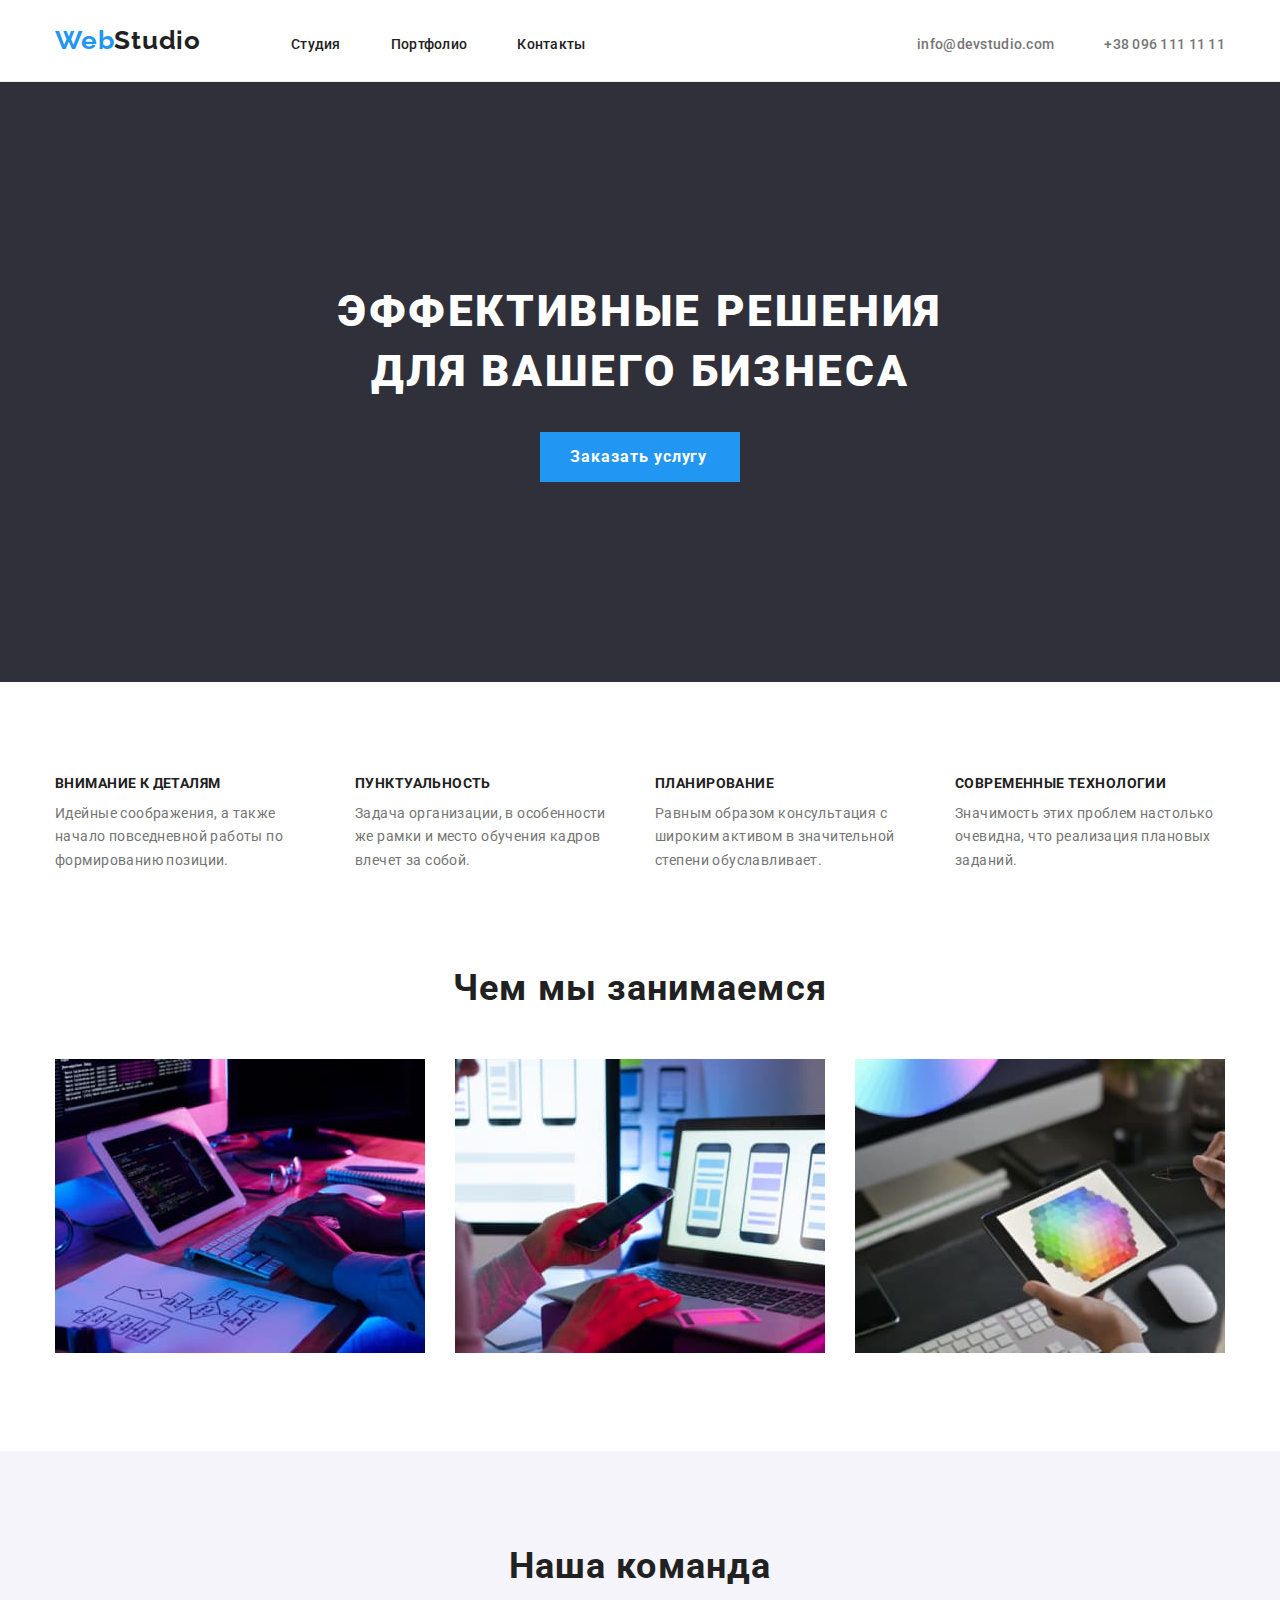
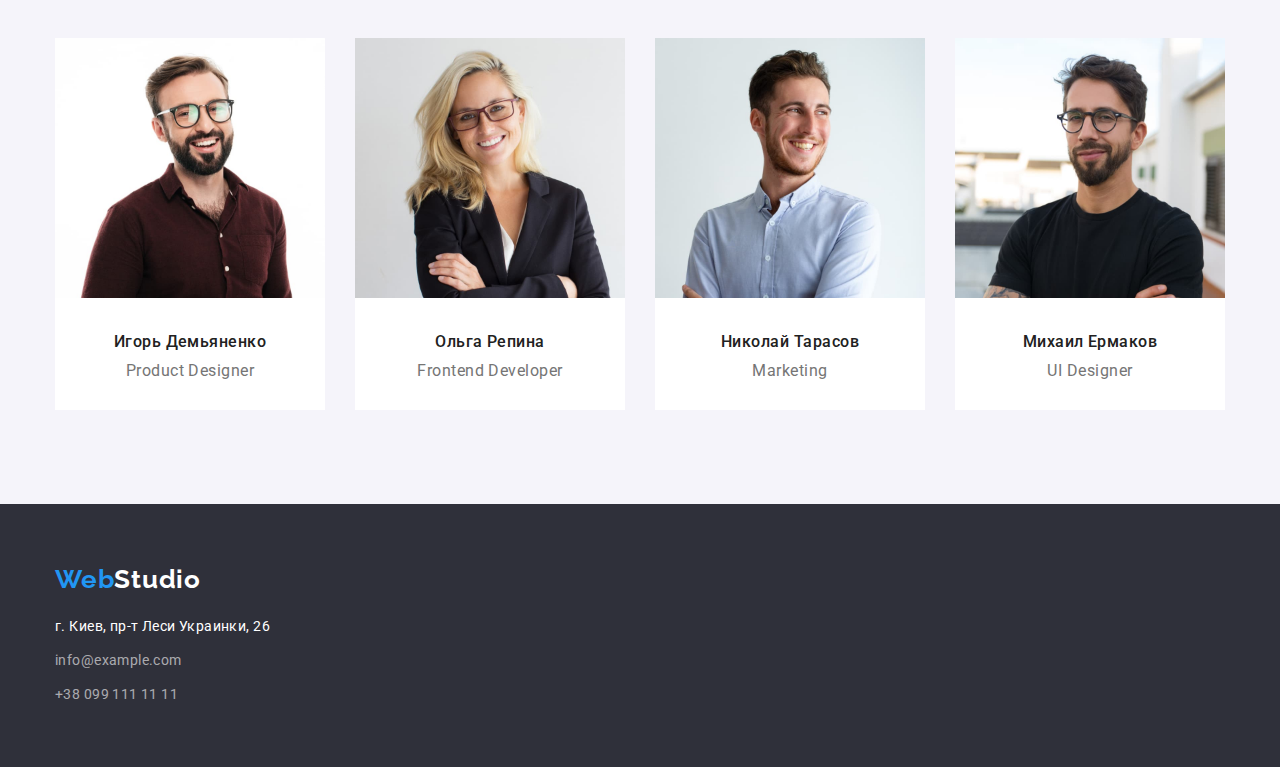
<file: index.html>
<!DOCTYPE html>
<html lang="ru">

<head>
    <meta charset="UTF-8">
    <meta http-equiv="X-UA-Compatible" content="IE=edge">
    <meta name="viewport" content="width=device-width, initial-scale=1.0">
    <!-- normalize link -->
    <link rel="stylesheet" href="https://cdnjs.cloudflare.com/ajax/libs/modern-normalize/1.0.0/modern-normalize.min.css"/>
    <!-- font family link -->
    <link rel="preconnect" href="https://fonts.googleapis.com">
    <link rel="preconnect" href="https://fonts.gstatic.com" crossorigin>
    <link href="https://fonts.googleapis.com/css2?family=Raleway:wght@700&family=Roboto:wght@400;500;700;900&display=swap" rel="stylesheet">
    <!-- css style link -->
    <link rel="stylesheet" href="./css/style.css">
    <title>WebStudio</title>
</head>

<body>
    <!-- Header -->
    <header class="header">
        <div class="container">
            <a id="logo" href="" lang="en"><span>Web</span>Studio</a>
            <!-- Navigation -->
            <nav>
                <ul class="nostyle-ul header-nav header-links">
                    <li>
                        <a href="./index.html">Студия</a>
                    </li>
                    <li>
                        <a href="./portfolio.html">Портфолио</a>
                    </li>
                    <li>
                        <a href="">Контакты</a>
                    </li>
                </ul>
            </nav>
            <!-- Contact Info -->
            <ul class="nostyle-ul header-contacts header-links">
                <li>
                    <a href="mailto:info@devstudio.com" target="_blank" rel="noopener noreferrer">info@devstudio.com</a>
                </li>
                <li>
                    <a href="tel:+380961111111">+38 096 111 11 11</a>
                </li>
            </ul>
        </div>
    </header>

    <!-- Main -->
    <main>
        <!-- Hero -->
        <section class="hero">
            <div class="container">
                <h1>Эффективные решения для вашего бизнеса</h1>
                <button type="button">Заказать услугу</button>
            </div>
        </section>
        <!-- Strength -->
        <section class="strength">
            <div class="container">
                <h2 hidden>Strength</h2>
                <ul class="nostyle-ul">
                    <li>
                        <h3>Внимание к деталям</h3>
                        <p>Идейные соображения, а также начало повседневной работы по формированию позиции.</p>
                    </li>
                    <li>
                        <h3>Пунктуальность</h3>
                        <p>Задача организации, в особенности же рамки и место обучения кадров влечет за собой.</p>
                    </li>
                    <li>
                        <h3>Планирование</h3>
                        <p>Равным образом консультация с широким активом в значительной степени обуславливает.</p>
                    </li>
                    <li>
                        <h3>Современные технологии</h3>
                        <p>Значимость этих проблем настолько очевидна, что реализация плановых заданий.</p>
                    </li>
                </ul>
            </div>
        </section>
        <!-- About -->
        <section class="about">
            <div class="container">
                <h2>Чем мы занимаемся</h2>
                <ul class="nostyle-ul">
                    <li>
                        <img src="./img/about/pc.jpg" alt="pc" width="370" height="294">
                    </li>
                    <li>
                        <img src="./img/about/phone.jpg" alt="phone" width="370" height="294">
                    </li>
                    <li>
                        <img src="./img/about/tablet.jpg" alt="tablet" width="370" height="294">
                    </li>
                </ul>
            </div>
        </section>
        <!-- Team -->
        <section class="team">
            <div class="container">
                <h2>Наша команда</h2>
                <ul class="nostyle-ul">
                    <li>
                        <img src="./img/team/product_designer.jpg" alt="Product Designe" width="270" height="260">
                        <h3>Игорь Демьяненко</h3>
                        <p lang="en">Product Designer</p>
                    </li>
                    <li>
                        <img src="./img/team/frontend_developer.jpg" alt="Frontend Developer" width="270" height="260">
                        <h3>Ольга Репина</h3>
                        <p lang="en">Frontend Developer</p>
                    </li>
                    <li>
                        <img src="./img/team/marketing.jpg" alt="Marketing" width="270" height="260">
                        <h3>Николай Тарасов</h3>
                        <p lang="en">Marketing</p>
                    </li>
                    <li>
                        <img src="./img/team/ui_designer.jpg" alt="UI Designer" width="270" height="260">
                        <h3>Михаил Ермаков</h3>
                        <p lang="en">UI Designer</p>
                    </li>
                </ul>
            </div>
        </section>
    </main>
    <!-- Footer -->
    <footer class="footer">
        <div class="container">
            <a id="logo" href="" lang="ea"><span>Web</span>Studio</a>
            <address class="address">
                <ul class="nostyle-ul">
                    <li>
                        <a class="address-location" href="https://goo.gl/maps/qdQRPe8Dp2wHUqhv6" target="_blank" rel="noopener noreferrer">г. Киев, пр-т Леси Украинки, 26</a>
                    </li>
                    <li>
                        <a class="address-contacts" href="mailto:info@example.com">info@example.com</a>
                    </li>
                    <li>
                        <a class="address-contacts" href="tel:+380991111111">+38 099 111 11 11</a>
                    </li>
                </ul>
            </address>
        </div>
    </footer>
</body>

</html>
</file>
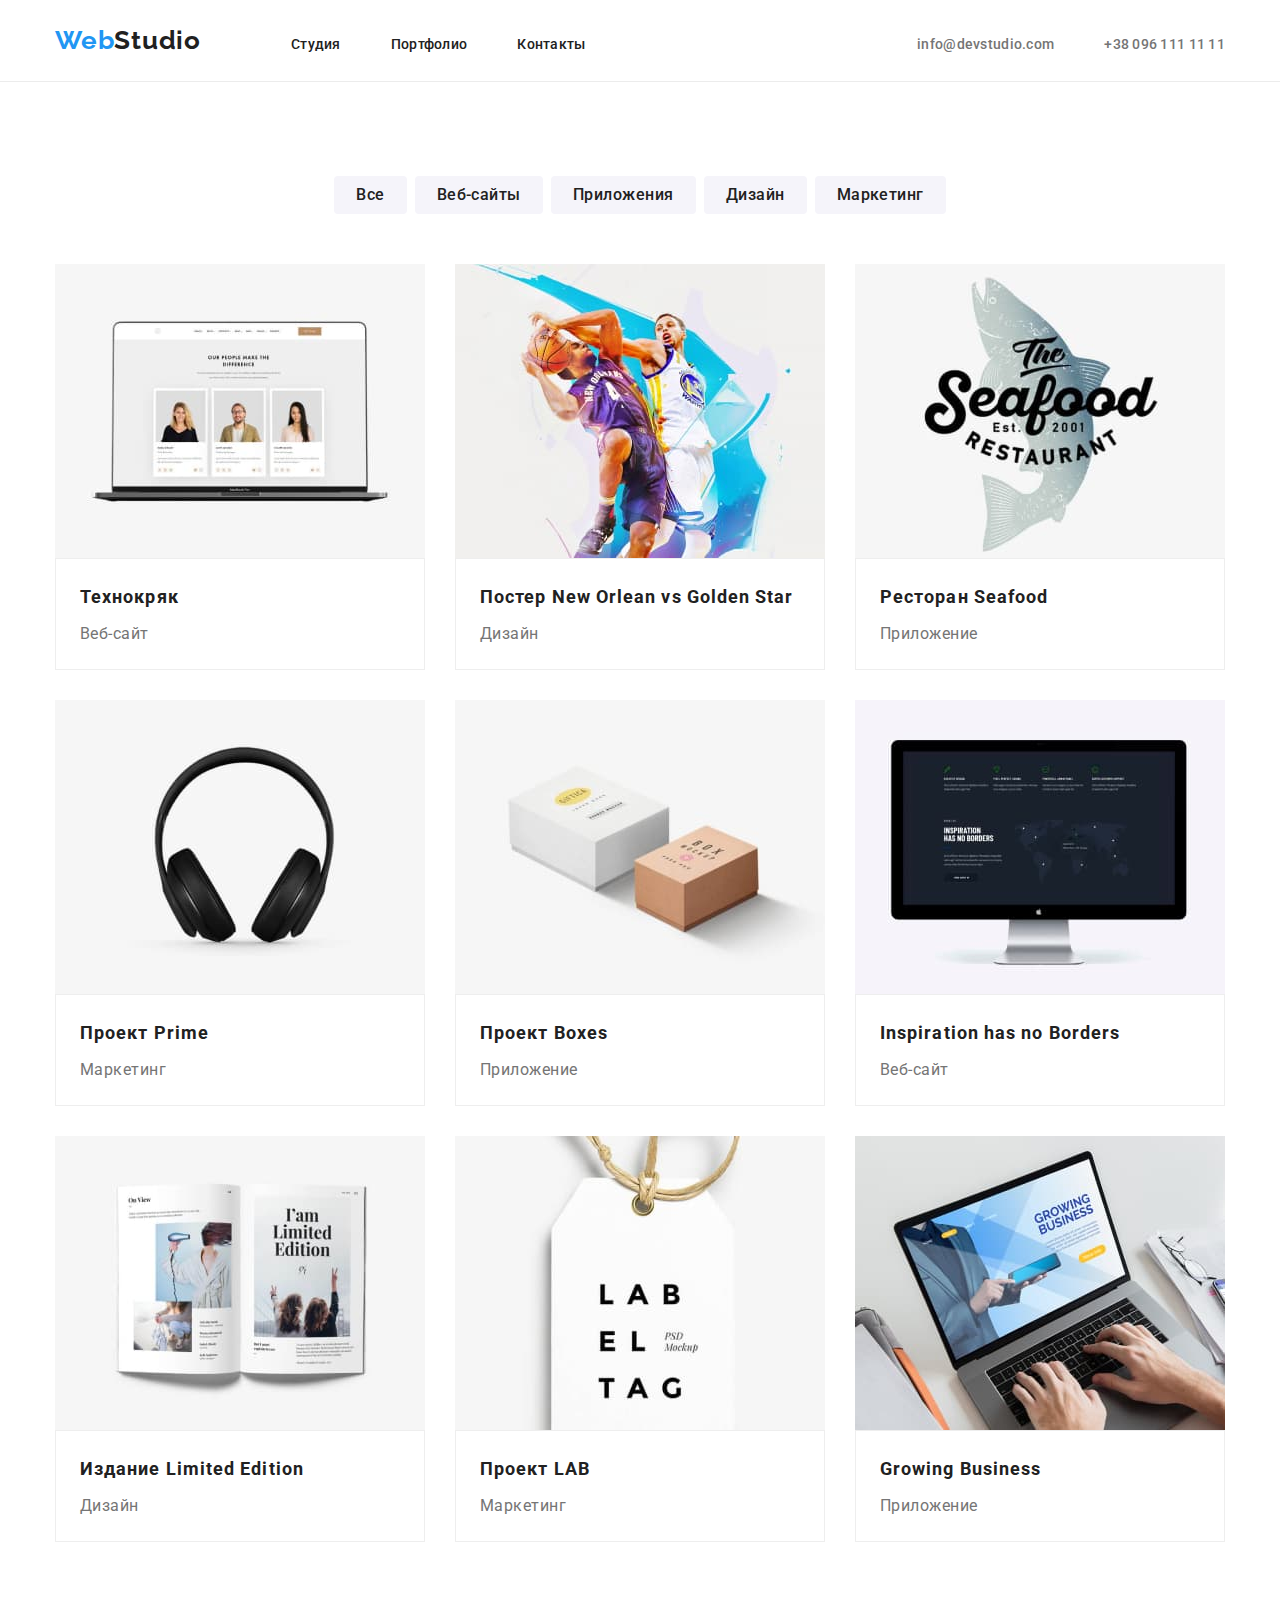
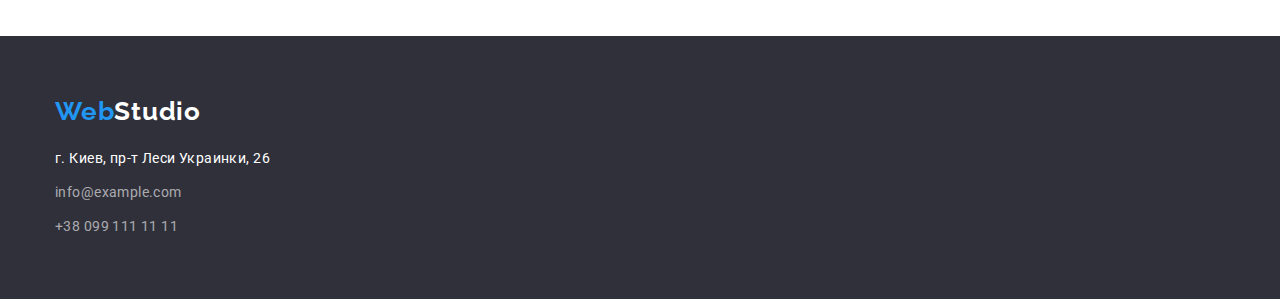
<file: portfolio.html>
<!DOCTYPE html>
<html lang="ru">

<head>
    <meta charset="UTF-8">
    <meta http-equiv="X-UA-Compatible" content="IE=edge">
    <meta name="viewport" content="width=device-width, initial-scale=1.0">
    <!-- normalize link -->
    <link rel="stylesheet" href="https://cdnjs.cloudflare.com/ajax/libs/modern-normalize/1.0.0/modern-normalize.min.css"/>
    <!-- font family link -->
    <link rel="preconnect" href="https://fonts.googleapis.com">
    <link rel="preconnect" href="https://fonts.gstatic.com" crossorigin>
    <link href="https://fonts.googleapis.com/css2?family=Raleway:wght@700&family=Roboto:wght@400;500;700;900&display=swap" rel="stylesheet">
    <!-- css style link -->
    <link rel="stylesheet" href="./css/style.css">
    <title>Portfolio</title>
</head>

<body>
    <!-- Header -->
    <header class="header">
        <div class="container">
            <a id="logo" href="" lang="en"><span>Web</span>Studio</a>
            <!-- Navigation -->
            <nav>
                <ul class="nostyle-ul header-nav header-links">
                    <li>
                        <a href="./index.html">Студия</a>
                    </li>
                    <li>
                        <a href="./portfolio.html">Портфолио</a>
                    </li>
                    <li>
                        <a href="">Контакты</a>
                    </li>
                </ul>
            </nav>
            <!-- Contact Info -->
            <ul class="nostyle-ul header-contacts header-links">
                <li>
                    <a href="mailto:info@devstudio.com" target="_blank" rel="noopener noreferrer">info@devstudio.com</a>
                </li>
                <li>
                    <a href="tel:+380961111111">+38 096 111 11 11</a>
                </li>
            </ul>
        </div>
    </header>
    <!-- Main -->
    <main>
        <section class="portfolio">
            <div class="container">
                <h1 hidden>Portfolio</h1>
                <ul class="nostyle-ul portfolio-navigation">
                    <li>
                        <button type="button">Все</button>
                    </li>
                    <li>
                        <button type="button">Веб-сайты</button>
                    </li>
                    <li>
                        <button type="button">Приложения</button>
                    </li>
                    <li>
                        <button type="button">Дизайн</button>
                    </li>
                    <li>
                        <button type="button">Маркетинг</button>
                    </li>
                </ul>
                <ul class="nostyle-ul porfolio-content">
                    <li>
                        <a href="">
                            <img src="./img/portfolio/laptop.jpg" alt="laptop" width="370" height="294">
                            <div>
                                <h2>Технокряк</h2>
                                <p>Веб-сайт</p>
                            </div>
                        </a>
                    </li>
                    <li>
                        <a href="">
                            <img src="./img/portfolio/basketball.jpg" alt="basketball" width="370" height="294">
                            <div>
                                <h2>Постер New Orlean vs Golden Star</h2>
                                <p>Дизайн</p>
                            </div>
                        </a>
                    </li>
                    <li>
                        <a href="">
                            <img src="./img/portfolio/seafood.jpg" alt="seafood" width="370" height="294">
                            <div>
                                <h2>Ресторан Seafood</h2>
                                <p>Приложение</p>
                            </div>
                        </a>
                    </li>
                    <li>
                        <a href="">
                            <img src="./img/portfolio/headset.jpg" alt="headset" width="370" height="294">
                            <div>
                                <h2>Проект Prime</h2>
                                <p>Маркетинг</p>
                            </div>
                        </a>
                    </li>
                    <li>
                        <a href="">
                            <img src="./img/portfolio/boxes.jpg" alt="boxes" width="370" height="294">
                            <div>
                                <h2>Проект Boxes</h2>
                                <p>Приложение</p>
                            </div>
                        </a>
                    </li>
                    <li>
                        <a href="">
                            <img src="./img/portfolio/pc.jpg" alt="pc" width="370" height="294">
                            <div>
                                <h2>Inspiration has no Borders</h2>
                                <p>Веб-сайт</p>
                            </div>
                        </a>
                    </li>
                    <li>
                        <a href="">
                            <img src="./img/portfolio/book.jpg" alt="book" width="370" height="294">
                            <div>
                                <h2>Издание Limited Edition</h2>
                                <p>Дизайн</p>
                            </div>
                        </a>
                    </li>
                    <li>
                        <a href="">
                            <img src="./img/portfolio/tag.jpg" alt="tag" width="370" height="294">
                            <div>
                                <h2>Проект LAB</h2>
                                <p>Маркетинг</p>
                            </div>
                        </a>
                    </li>
                    <li>
                        <a href="">
                            <img src="./img/portfolio/laptop-with-a-dude.jpg" alt="laptop-with-a-dude" width="370" height="294">
                            <div>
                                <h2>Growing Business</h2>
                                <p>Приложение</p>
                            </div>
                        </a>
                    </li>
                </ul>
            </div>
        </section>
    </main>
    <!-- Footer -->
    <footer class="footer">
        <div class="container">
            <a id="logo" href="" lang="ea"><span>Web</span>Studio</a>
            <address class="address">
                <ul class="nostyle-ul">
                    <li>
                        <a class="address-location" href="https://goo.gl/maps/qdQRPe8Dp2wHUqhv6" target="_blank" rel="noopener noreferrer">г. Киев, пр-т Леси Украинки, 26</a>
                    </li>
                    <li>
                        <a class="address-contacts" href="mailto:info@example.com">info@example.com</a>
                    </li>
                    <li>
                        <a class="address-contacts" href="tel:+380991111111">+38 099 111 11 11</a>
                    </li>
                </ul>
            </address>
        </div>
    </footer>
</body>

</html>
</file>
<file: css/style.css>
/* var */
:root {
  --blueish: #2196f3;
  --blackish: #212121;
  --greyish: #757575;
  --main-font: "Roboto", sans-serif;
  --logo-font: "Raleway", sans-serif;
}
/* tags */
body {
  font-family: var(--main-font);
  color: var(--blackish);
}
a {
  text-decoration: none;
  color: inherit;
}
h1,h2,h3,h4,h5,h6,p {
  margin-top: 0;
  margin-bottom: 0;
}
ol,ul {
  margin-top: 0;
  margin-bottom: 0;
  padding-left: 0;
}
/* global */
.container {
  width: 1200px;
  margin: 0 auto;
  padding: 0 15px;
}
.nostyle-ul {
  list-style: none;
}
#logo {
  font-family: var(--logo-font);
  font-weight: 700;
  font-size: 26px;
  line-height: 1.19;
  letter-spacing: 0.03em;
}
#logo span {
  color: var(--blueish);
}
/* index */
/* header */
.header {
  border-bottom: 1px solid #ececec;
}
.header .container {
  display: flex;
  align-items: baseline;
  padding-top: 25px;
  padding-bottom: 25px;
}
.header #logo {
  margin-right: 90px;
}
.header-links a {
  font-weight: 500;
  font-size: 14px;
  line-height: 1.14;
  letter-spacing: 0.02em;
}
.header-links a:hover {
  color: var(--blueish);
}
.header-nav {
  display: flex;
}
.header-nav li:not(:last-child) {
  margin-right: 50px;
}
.header-contacts {
  display: flex;
  margin-left: auto;
  color: var(--greyish);
}.header-contacts li:first-child {
  margin-right: 50px;
}
/* main */
/* hero */
.hero {
  background: #2F303A;
}
.hero .container {
  padding: 200px 0;
}
.hero h1 {
  margin: 0 auto 30px;
  width: 700px;
  font-weight: 900;
  font-size: 44px;
  line-height: 1.36;
  text-align: center;
  letter-spacing: 0.06em;
  text-transform: uppercase;
  color: #ffffff;
}
.hero button {
  background: var(--blueish);
  margin: auto;
  padding: 10px 30px;
  border: none;
  cursor: pointer;
  width: 200px;
  height: 50px;
  font-weight: 700;
  font-size: 16px;
  line-height: 1.88;
  display: flex;
  align-items: center;
  letter-spacing: 0.06em;
  color: #ffffff;
}
/* strength */
.strength {
  padding-top: 94px;
}
.strength ul {
  display: flex;
}
.strength li {
  width: 270px;
}
.strength li:not(:last-child) {
  margin-right: 30px;
}
.strength h3 {
  margin-bottom: 10px;
  font-weight: 700;
  font-size: 14px;
  line-height: 1.14;
  letter-spacing: 0.03em;
  text-transform: uppercase;
}
.strength p {
  font-size: 14px;
  line-height: 1.7;
  letter-spacing: 0.03em;
  color: var(--greyish);
}
/* about */
.about {
  padding-top: 94px;
  padding-bottom: 94px;
}
.about ul {
  display: flex;
  margin-top: -30px;
  margin-right: -30px;
}
.about li {
  margin-top: 30px;
  margin-right: 30px;
}
.about h2 {
  margin-bottom: 50px;
  font-weight: 700;
  font-size: 36px;
  line-height: 1.17;
  text-align: center;
  letter-spacing: 0.03em;
}
/* team */
.team {
  background: #f5f4fa;
  padding-top: 94px;
  padding-bottom: 94px;
}
.team ul {
  display: flex;
  margin-top: -30px;
  margin-right: -30px;
}
.team li {
  background: #ffffff;
  margin-top: 30px;
  margin-right: 30px;
  padding-bottom: 30px;
}
.team h2 {
  margin-bottom: 50px;
  font-weight: 700;
  font-size: 36px;
  line-height: 1.17;
  text-align: center;
  letter-spacing: 0.03em;
}
.team img {
  margin-bottom: 30px;
}
.team h3 {
  margin-bottom: 10px;
  font-weight: 500;
  font-size: 16px;
  line-height: 1.19;
  text-align: center;
  letter-spacing: 0.03em;
}
.team p {
  font-weight: 400;
  font-size: 16px;
  line-height: 1.19;
  text-align: center;
  letter-spacing: 0.03em;
  color: var(--greyish);
}
/* portfolio */
.portfolio {
  margin-top: 94px;
  margin-bottom: 94px;
}
.portfolio-navigation {
  margin-bottom: 50px;
  display: flex;
  justify-content: center;
}
.portfolio-navigation li:not(:last-child) {
  margin-right: 8px;
}
.portfolio-navigation button {
  background: #f5f4fa;
  padding: 6px 22px;
  border: none;
  border-radius: 4px;
  font-family: inherit;
  font-weight: 500;
  font-size: 16px;
  line-height: 1.63;
  letter-spacing: 0.03em;
  color: inherit;
}
.portfolio-navigation button:hover {
  cursor: pointer;
  color: #ffffff;
  background: var(--blueish);
}
.porfolio-content {
  display: flex;
  flex-wrap: wrap;
}
.porfolio-content li:not(:nth-child(-n + 3)) {
  margin-top: 30px;
}
.porfolio-content li:not(:nth-child(3n)){
  margin-right: 30px;
}
.porfolio-content a {
  display: block;
}
.porfolio-content img {
  display: block;
}
.porfolio-content div {
  padding: 20px 24px;
  border: 1px solid #eeeeee;
}
.porfolio-content h2 {
  margin-bottom: 4px;
  font-weight: 700;
  font-size: 18px;
  line-height: 2;
  letter-spacing: 0.06em;
}
.porfolio-content p {
  font-weight: 400;
  font-size: 16px;
  line-height: 1.88;
  letter-spacing: 0.03em;
  color: var(--greyish);
}
/* footer */
.footer {
  background: #2F303A;
  padding-top: 60px;
  padding-bottom: 60px;
}
.footer #logo {
  color: #ffffff;
}
.footer address {
  margin-top: 20px;
}
.footer li:not(:last-child) {
  margin-bottom: 10px;
}
.address a {
  font-style: normal;
  font-weight: 400;
  font-size: 14px;
  line-height: 1.71;
  text-align: center;
  letter-spacing: 0.03em;
}
.address-location {
  color: #ffffff;
}
.address-contacts {
  color: rgba(255, 255, 255, 0.6);
}
</file>
